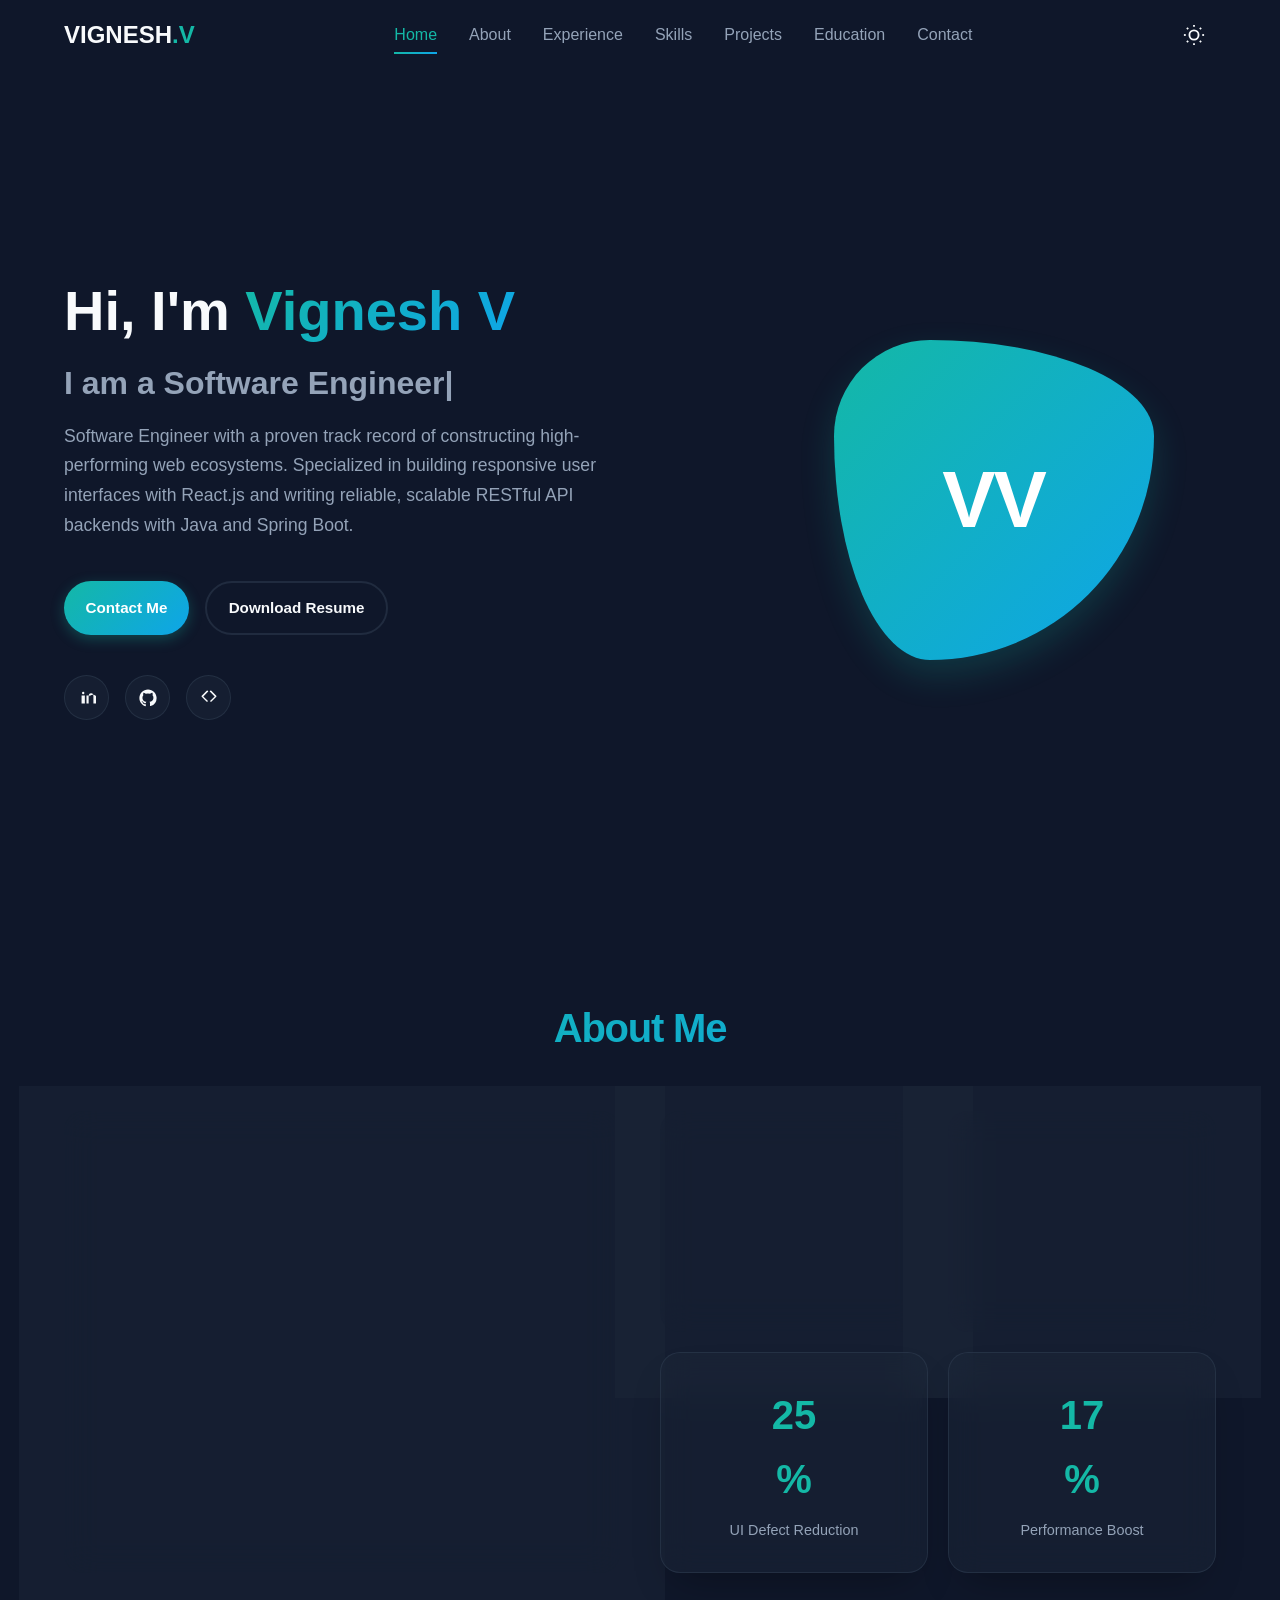
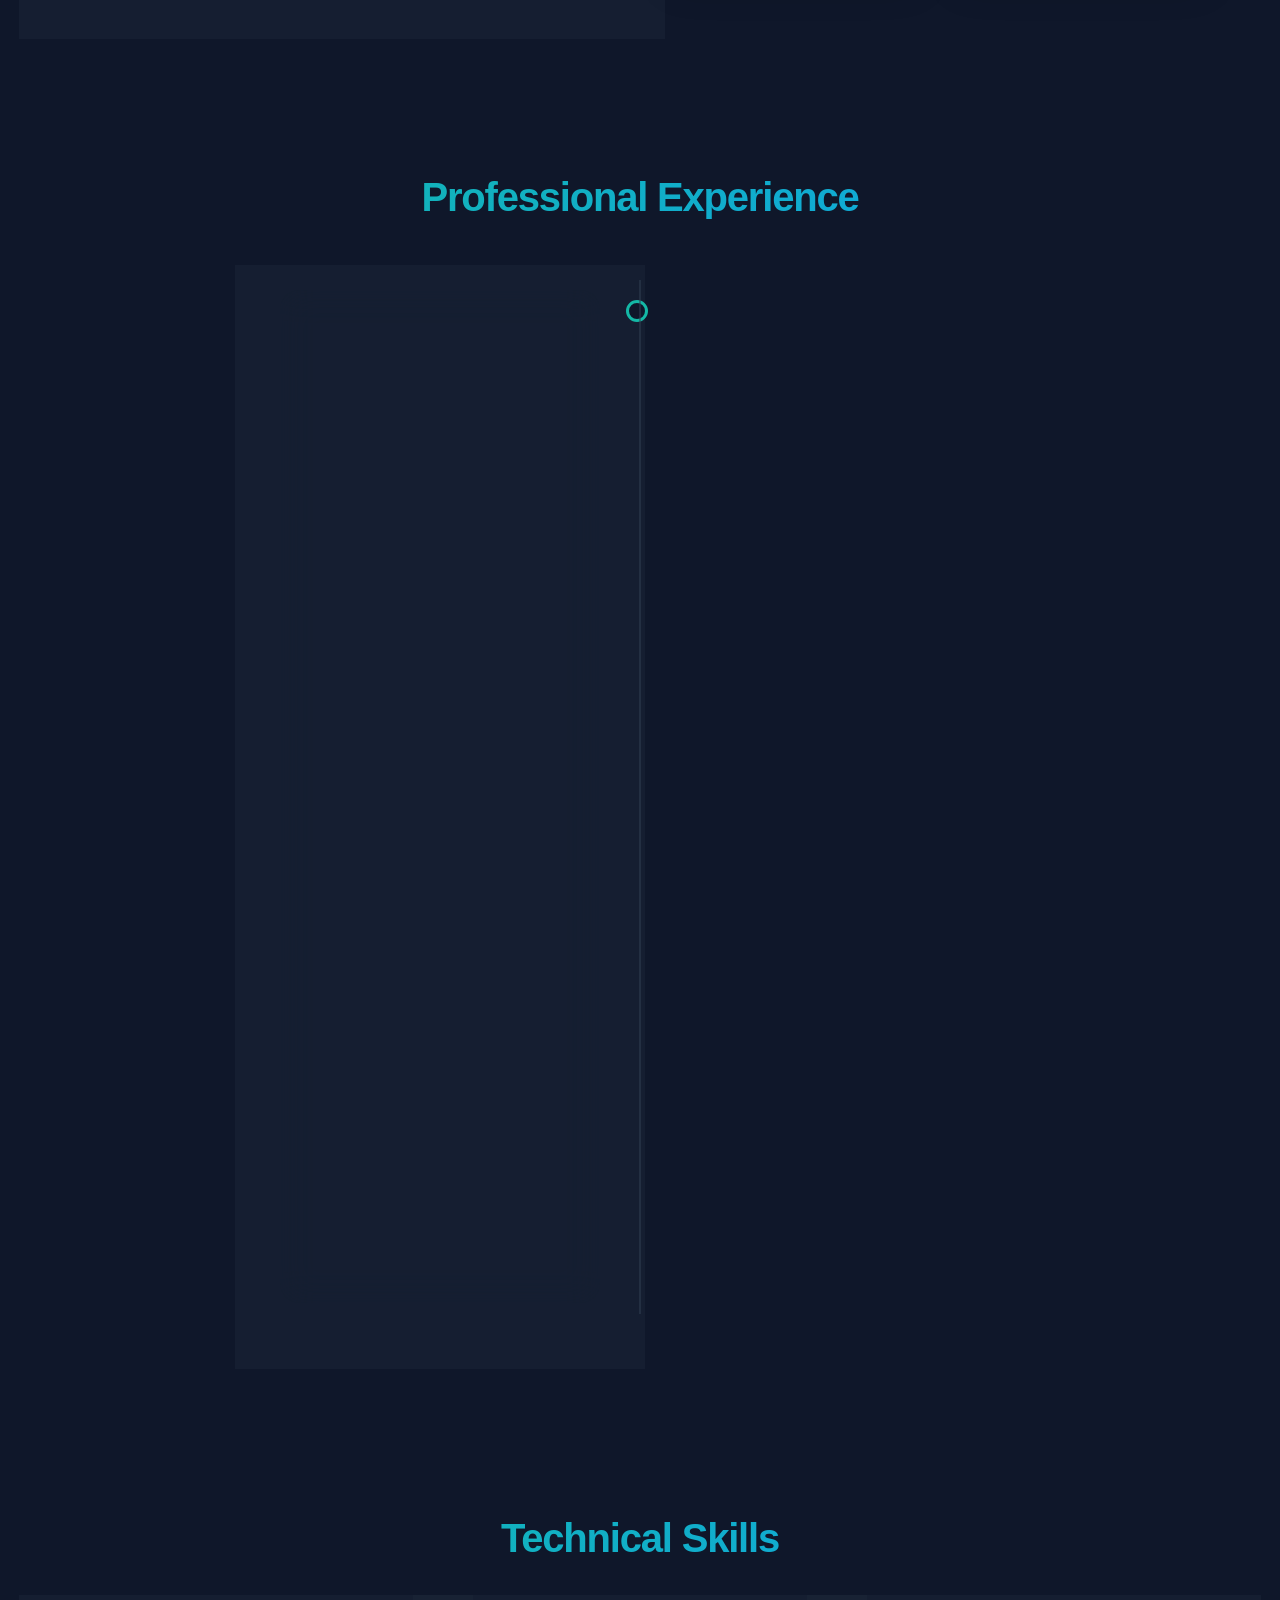
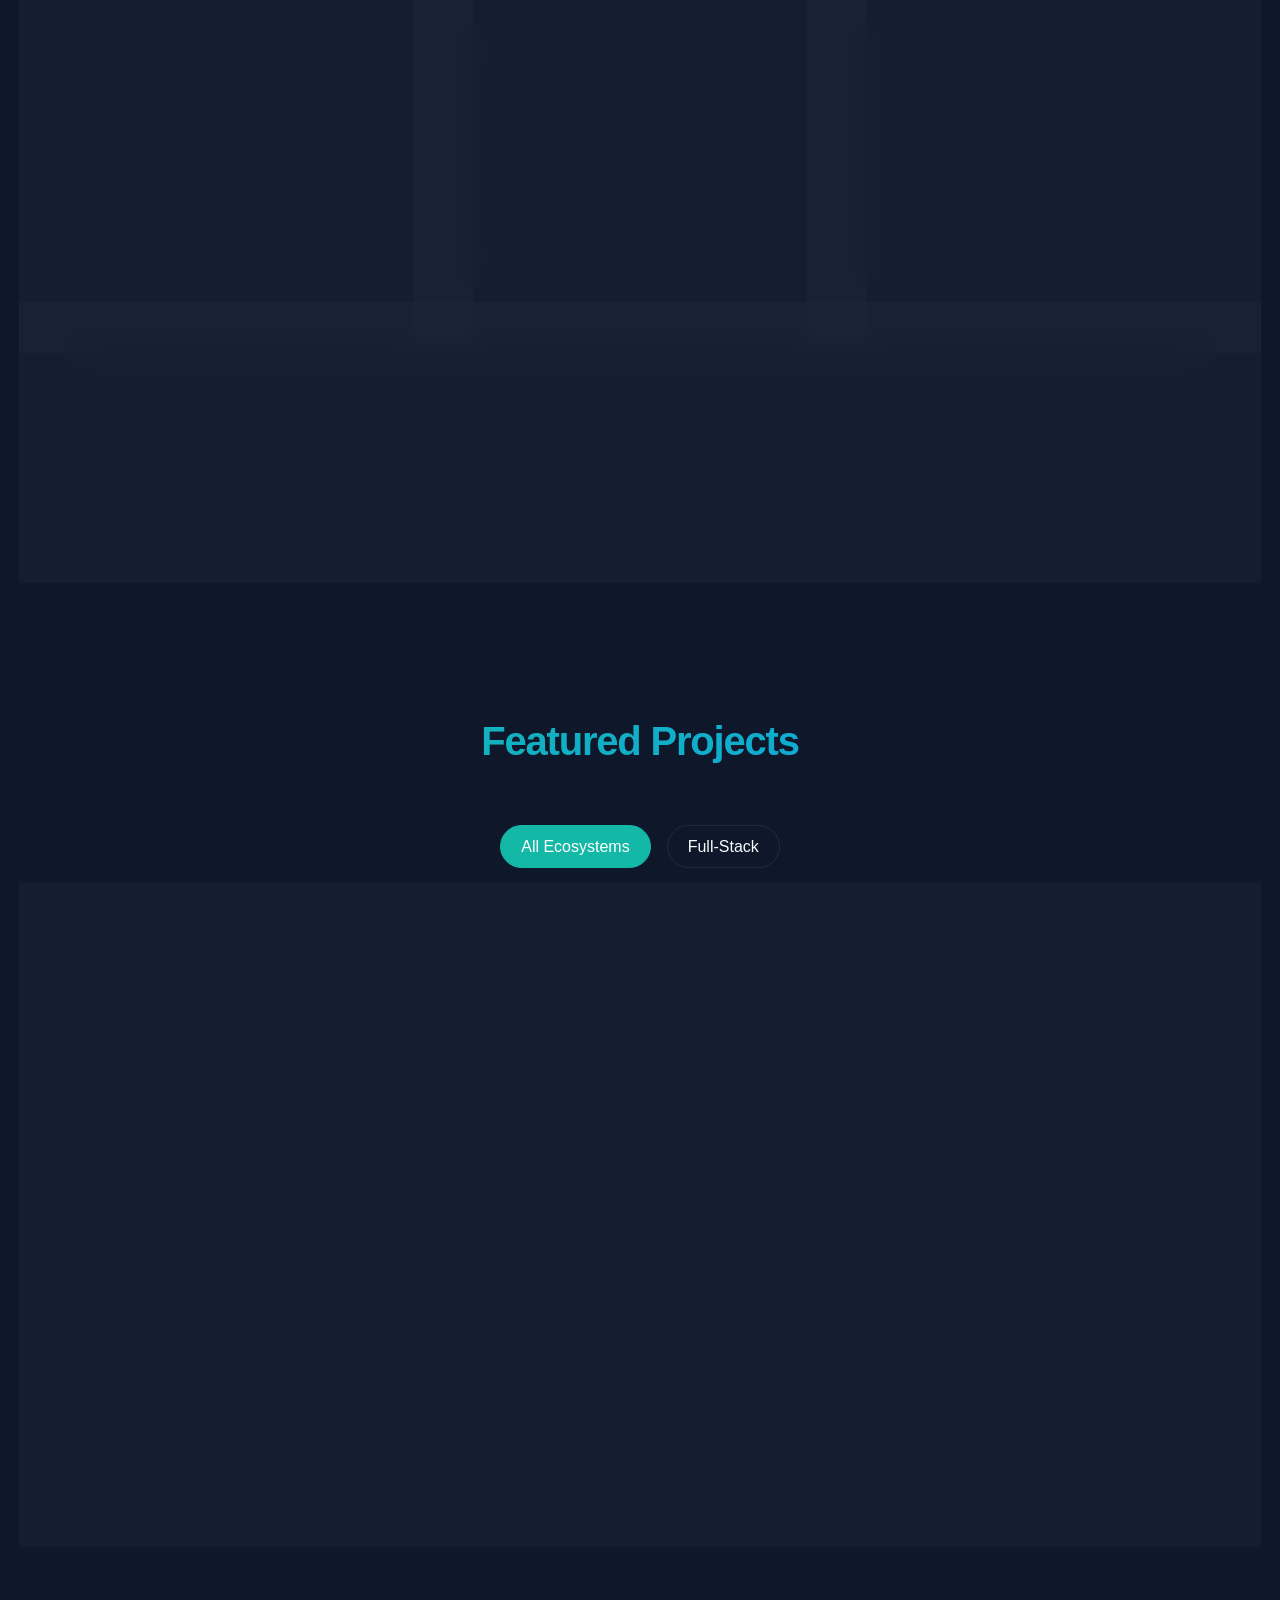
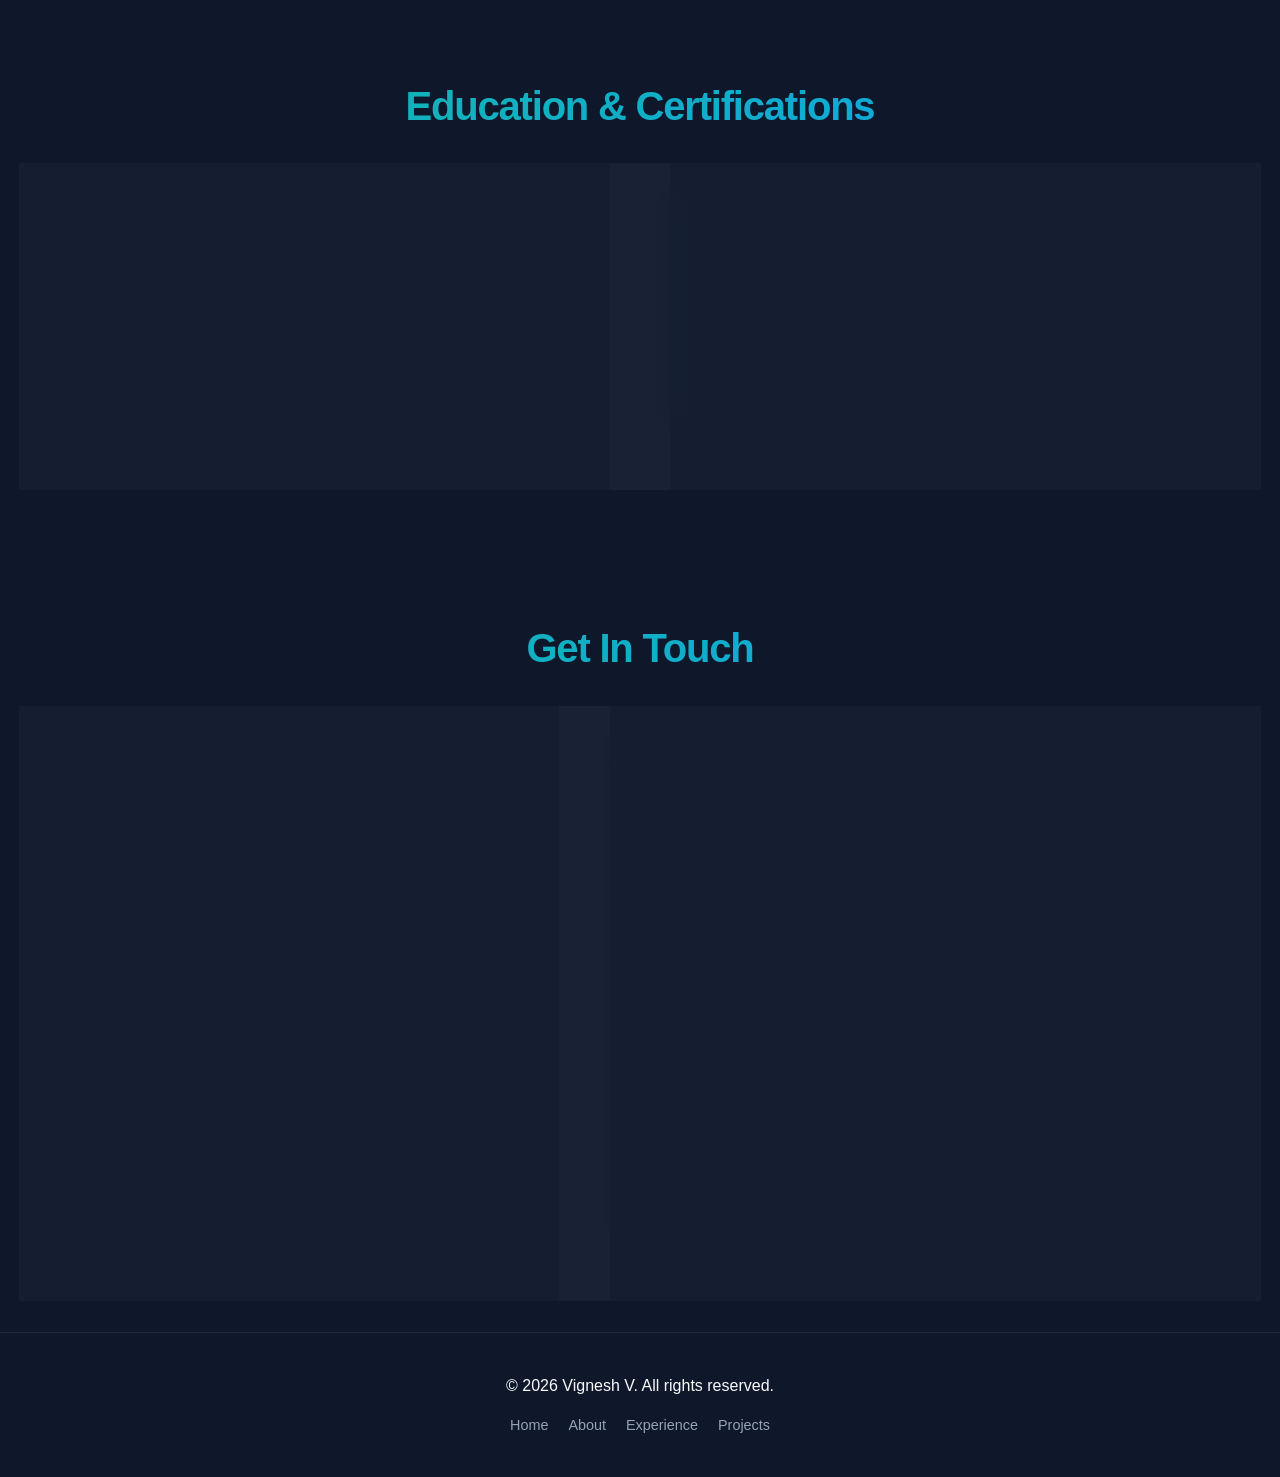
<file: index.html>
<!doctype html>
<html lang="en" data-theme="dark">
  <head>
    <meta charset="UTF-8" />
    <meta name="viewport" content="width=device-width, initial-scale=1.0" />
    <title>Vignesh V | Software Engineer & Full Stack Developer</title>
    <meta
      name="description"
      content="Portfolio of Vignesh V, a Software Engineer specialized in Java, Spring Boot, React.js, and Full-Stack Web Development."
    />
    <link rel="stylesheet" href="style.css" />
  </head>
  <body>
    <div id="scroll-progress"></div>

    <div id="loading-screen">
      <div class="spinner"></div>
    </div>

    <nav class="navbar">
      <div class="nav-container">
        <a href="#hero" class="nav-logo">VIGNESH<span>.V</span></a>
        <div class="nav-menu" id="nav-menu">
          <a href="#hero" class="nav-link active">Home</a>
          <a href="#about" class="nav-link">About</a>
          <a href="#experience" class="nav-link">Experience</a>
          <a href="#skills" class="nav-link">Skills</a>
          <a href="#projects" class="nav-link">Projects</a>
          <a href="#education" class="nav-link">Education</a>
          <a href="#contact" class="nav-link">Contact</a>
        </div>
        <div class="nav-actions">
          <button id="theme-toggle" aria-label="Toggle Theme" class="btn-icon">
            <svg
              class="sun-icon"
              viewBox="0 0 24 24"
              fill="none"
              stroke="currentColor"
              stroke-width="2"
            >
              <circle cx="12" cy="12" r="5"></circle>
              <line x1="12" y1="1" x2="12" y2="3"></line>
              <line x1="12" y1="21" x2="12" y2="23"></line>
              <line x1="4.22" y1="4.22" x2="5.64" y2="5.64"></line>
              <line x1="18.36" y1="18.36" x2="19.78" y2="19.78"></line>
              <line x1="1" y1="12" x2="3" y2="12"></line>
              <line x1="21" y1="12" x2="23" y2="12"></line>
              <line x1="4.22" y1="19.78" x2="5.64" y2="18.36"></line>
              <line x1="18.36" y1="5.64" x2="19.78" y2="4.22"></line>
            </svg>
            <svg
              class="moon-icon"
              viewBox="0 0 24 24"
              fill="none"
              stroke="currentColor"
              stroke-width="2"
            >
              <path d="M21 12.79A9 9 0 1 1 11.21 3 7 7 0 0 0 21 12.79z"></path>
            </svg>
          </button>
          <button class="hamburger" id="hamburger" aria-label="Menu">
            <span class="bar"></span>
            <span class="bar"></span>
            <span class="bar"></span>
          </button>
        </div>
      </div>
    </nav>

    <header id="hero" class="hero-section">
      <div class="hero-bg-animation"></div>
      <div class="container hero-container">
        <div class="hero-content">
          <h1 class="fade-in">
            Hi, I'm <span class="text-gradient">Vignesh V</span>
          </h1>
          <h2 class="slide-up">
            I am a <span id="typing-text"></span><span class="cursor">|</span>
          </h2>
          <p class="fade-in">
            Software Engineer with a proven track record of constructing
            high-performing web ecosystems. Specialized in building responsive
            user interfaces with React.js and writing reliable, scalable RESTful
            API backends with Java and Spring Boot.
          </p>
          <div class="hero-buttons fade-in">
            <a href="mailto:v.vignesh15109038@gmail.com" class="btn btn-primary"
              >Contact Me</a
            >
            <a
              href="https://drive.google.com/file/d/1tNKWpk1zyl34vJkjyMlfvhM-fJsmsJ9t/view?usp=sharing"
              target="_blank"
              rel="noreferrer"
              class="btn btn-secondary"
              >Download Resume</a
            >
          </div>
          <div class="social-links fade-in">
            <a
              href="https://www.linkedin.com/in/vigneshvengestan"
              target="_blank"
              rel="noreferrer"
              aria-label="LinkedIn"
              title="LinkedIn"
            >
              <svg class="social-icon" viewBox="0 0 24 24" aria-hidden="true">
                <path
                  d="M6.94 3.75a1.56 1.56 0 1 0 0 3.12 1.56 1.56 0 0 0 0-3.12ZM4.75 8.5h4.38v10.75H4.75Zm6.56 0h4.2v1.47h.06c.58-1.1 2-2.27 4.13-2.27 4.42 0 5.24 2.9 5.24 6.68V19.25h-4.38v-8.9c0-2.12-.04-4.84-2.95-4.84-2.96 0-3.41 2.31-3.41 4.69v9.05H11.31Z"
                />
              </svg>
            </a>
            <a
              href="https://github.com/Vigneshven"
              target="_blank"
              rel="noreferrer"
              aria-label="GitHub"
              title="GitHub"
            >
              <svg class="social-icon" viewBox="0 0 24 24" aria-hidden="true">
                <path
                  d="M12 .5C5.65.5.5 5.65.5 12c0 5.09 3.29 9.4 7.86 10.92.58.11.79-.25.79-.56 0-.28-.01-1.02-.02-2-3.2.7-3.88-1.54-3.88-1.54-.52-1.33-1.27-1.68-1.27-1.68-1.04-.71.08-.7.08-.7 1.15.08 1.75 1.18 1.75 1.18 1.02 1.75 2.68 1.24 3.33.95.11-.74.4-1.24.73-1.53-2.56-.29-5.26-1.28-5.26-5.71 0-1.26.45-2.29 1.18-3.1-.12-.29-.51-1.46.11-3.05 0 0 .96-.31 3.15 1.18a10.9 10.9 0 0 1 5.74 0c2.18-1.49 3.14-1.18 3.14-1.18.62 1.59.23 2.76.11 3.05.73.81 1.18 1.84 1.18 3.1 0 4.44-2.71 5.42-5.29 5.7.41.35.77 1.04.77 2.1 0 1.52-.01 2.75-.01 3.12 0 .31.21.67.8.56A11.5 11.5 0 0 0 23.5 12C23.5 5.65 18.35.5 12 .5Z"
                />
              </svg>
            </a>
            <a
              href="https://leetcode.com/u/VIGNESHV3/"
              target="_blank"
              rel="noreferrer"
              aria-label="LeetCode"
              title="LeetCode"
            >
              <svg class="social-icon" viewBox="0 0 24 24" aria-hidden="true">
                <path
                  d="M13.7 2.3a1 1 0 0 1 1.4 0l6.6 6.6a1 1 0 0 1 0 1.4l-6.6 6.6a1 1 0 0 1-1.4-1.4L19.58 10 13.7 4.1a1 1 0 0 1 0-1.8Zm-3.4 0a1 1 0 0 0-1.4 0l-6.6 6.6a1 1 0 0 0 0 1.4l6.6 6.6a1 1 0 0 0 1.4-1.4L4.42 10 10.3 4.1a1 1 0 0 0 0-1.8Z"
                />
              </svg>
            </a>
          </div>
        </div>
        <div class="hero-image-container fade-in">
          <div class="profile-placeholder">
            <span>VV</span>
          </div>
        </div>
      </div>
    </header>

    <section id="about" class="about-section section">
      <div class="container">
        <h2 class="section-title">About Me</h2>
        <div class="about-grid">
          <div class="about-text card-glass scroll-animate">
            <h3>Architecting Modern Web Solutions</h3>
            <p>
              I am driven by a deep passion for clean-code mechanics, software
              engineering, and strategic problem-solving. My architecture
              methodologies emphasize developing fluidly responsive frontend
              systems seamlessly married to secure, performant database
              backends.
            </p>
            <p>
              With structured exposure to high-visibility project requirements
              and continuous agile testing, I translate business challenges into
              reliable digital realities. I enjoy learning and keeping step with
              modern frameworks to constantly improve my craft.
            </p>
          </div>
          <div class="achievements-grid">
            <div class="counter-card card-glass scroll-animate">
              <span class="counter" data-target="6">0</span><span>+</span>
              <p>Months Experience</p>
            </div>
            <div class="counter-card card-glass scroll-animate">
              <span class="counter" data-target="1">0</span>
              <p>Meta Client Contribution</p>
            </div>
            <div class="counter-card card-glass scroll-animate">
              <span class="counter" data-target="30">0</span><span>%</span>
              <p>UI Defect Reduction</p>
            </div>
            <div class="counter-card card-glass scroll-animate">
              <span class="counter" data-target="20">0</span><span>%</span>
              <p>Performance Boost</p>
            </div>
          </div>
        </div>
      </div>
    </section>

    <section id="experience" class="experience-section section">
      <div class="container">
        <h2 class="section-title">Professional Experience</h2>
        <div class="timeline">
          <div class="timeline-item left scroll-animate">
            <div class="timeline-content card-glass">
              <span class="timeline-date">Nov 2025 - Apr 2026</span>
              <h3>Software Engineer I</h3>
              <h4>ZeeSoft Solution Pvt Ltd — Chennai, India</h4>
              <div class="badge-meta">Contingent Worker for Meta</div>
              <ul class="experience-bullets">
                <li>
                  <strong>Component Engineering:</strong> Developed reusable
                  React.js components and built clean frontend features,
                  boosting application modularity.
                </li>
                <li>
                  <strong>System Stability:</strong> Systematically investigated
                  complex functional bugs, decreasing recurring user interface
                  defects by roughly 30%.
                </li>
                <li>
                  <strong>Meta Project Impact:</strong> Authored extensive
                  frontend logic variations and structural unit tests to
                  guarantee web scaling capabilities for Meta assignments.
                </li>
                <li>
                  <strong>Performance Optimization:</strong> Elevated
                  operational app responsiveness thresholds by nearly 20%
                  through component rendering optimizations.
                </li>
                <li>
                  <strong>Agile Workflows:</strong> Collaborated via standard
                  Git-based workflows alongside cross-functional engineers to
                  maintain peer-reviewed production lifecycles.
                </li>
              </ul>
              <div class="tech-tags">
                <span>React.js</span><span>JavaScript</span><span>HTML5</span
                ><span>CSS3</span><span>Git</span><span>Unit Testing</span>
              </div>
            </div>
          </div>
        </div>
      </div>
    </section>

    <section id="skills" class="skills-section section">
      <div class="container">
        <h2 class="section-title">Technical Skills</h2>
        <div class="skills-grid">
          <div class="skills-category card-glass scroll-animate">
            <h3>Languages & Databases</h3>
            <div class="tech-tags">
              <span>Java</span><span>JavaScript</span><span>SQL (MySQL)</span
              ><span>Oracle SQL</span>
            </div>
          </div>
          <div class="skills-category card-glass scroll-animate">
            <h3>Frontend Development</h3>
            <div class="tech-tags">
              <span>React.js</span><span>HTML5</span><span>CSS3</span
              ><span>Responsive Web Design</span>
            </div>
          </div>
          <div class="skills-category card-glass scroll-animate">
            <h3>Backend Ecosystem</h3>
            <div class="tech-tags">
              <span>Spring Boot</span><span>Spring Framework</span
              ><span>RESTful APIs</span><span>JDBC</span><span>Hibernate</span>
            </div>
          </div>
        </div>
        <div class="concepts-box card-glass scroll-animate text-center">
          <h3>Core Architectural Competencies & Tools</h3>
          <div class="concept-tags">
            <span>OOP</span><span>MVC Architecture</span
            ><span>Secure Authentication</span><span>System Debugging</span
            ><span>Unit Testing</span><span>Postman Testing</span
            ><span>Git & GitHub</span><span>VS Code</span><span>Eclipse</span
            ><span>MySQL Workbench</span>
          </div>
        </div>
      </div>
    </section>

    <section id="projects" class="projects-section section">
      <div class="container">
        <h2 class="section-title">Featured Projects</h2>
        <div class="project-filters">
          <button class="filter-btn active" data-filter="all">
            All Ecosystems
          </button>
          <button class="filter-btn" data-filter="fullstack">Full-Stack</button>
        </div>
        <div class="projects-grid">
          <div
            class="project-card card-glass scroll-animate"
            data-category="fullstack"
          >
            <div class="carousel-container">
              <div class="carousel-slide placeholder-img">
                <span>SmartBite Platform Blueprint</span>
              </div>
            </div>
            <div class="project-info">
              <h3>SmartBite — Full-Stack Food System</h3>
              <p>
                An enterprise-grade online ecosystem supporting modern food
                lifecycle handling, built following industry-standard MVC design
                rules.
              </p>
              <div class="project-details-expand">
                <strong>Key Engineering Implementations:</strong>
                <ul>
                  <li>
                    Implemented an asynchronous client utilizing security logic
                    loops with Email OTP registrations and login profiles.
                  </li>
                  <li>
                    Engineered decoupled REST APIs governing structural queries
                    for Restaurants, Food Menus, User Wishlists, and checkout
                    baskets.
                  </li>
                  <li>
                    Modeled a normalized MySQL transactional layout schema
                    mapping relational database tables efficiently.
                  </li>
                </ul>
              </div>
              <div class="tech-tags">
                <span>Java</span><span>Spring Boot</span><span>React.js</span
                ><span>MySQL</span><span>REST APIs</span><span>JDBC</span>
              </div>
              <div class="project-links">
                <a
                  href="https://github.com/Vigneshven"
                  target="_blank"
                  rel="noreferrer"
                  class="btn btn-sm btn-primary"
                  >GitHub</a
                >
                <a
                  href="https://smbite.vercel.app/"
                  target="_blank"
                  rel="noreferrer"
                  class="btn btn-sm btn-secondary"
                  >Live Demo</a
                >
              </div>
            </div>
          </div>
        </div>
      </div>
    </section>

    <section id="education" class="education-section section">
      <div class="container">
        <h2 class="section-title">Education & Certifications</h2>
        <div class="education-grid">
          <div class="education-timeline card-glass scroll-animate">
            <h3>Academic Background</h3>
            <div class="edu-item">
              <span class="edu-year">2020 - 2024</span>
              <h4>B.Tech — Information Technology</h4>
              <h5>Kingston Engineering College</h5>
              <p class="cgpa-badge">CGPA: 8.5 / 10.0</p>
            </div>
          </div>
          <div class="certifications-box card-glass scroll-animate">
            <h3>Professional Training Credentials</h3>
            <div class="cert-item">
              <h4>Java Full Stack Development</h4>
              <h5>QSpiders Training Institute</h5>
              <p>
                Completed intensive training covering Advanced Enterprise Java,
                Spring Framework, Spring MVC, REST APIs, JDBC database
                architectures, SQL engines, and React.js single-page
                configurations.
              </p>
            </div>
          </div>
        </div>
      </div>
    </section>

    <section id="contact" class="contact-section section">
      <div class="container">
        <h2 class="section-title">Get In Touch</h2>
        <div class="contact-grid">
          <div class="contact-info card-glass scroll-animate">
            <h3>Let's Collaborate</h3>
            <p>
              I am looking for full-time opportunities as a Software Engineer,
              Java Backend Developer, or Frontend Developer. Let's build
              something scalable together.
            </p>
            <div class="info-list">
              <div class="info-item">
                <strong>Email:</strong>
                <a href="mailto:v.vignesh15109038@gmail.com"
                  >v.vignesh15109038@gmail.com</a
                >
              </div>
              <div class="info-item">
                <strong>Phone:</strong>
                <a href="tel:+919677774066">+91 9677774066</a>
              </div>
              <div class="info-item">
                <strong>Location:</strong> Chennai, India
              </div>
            </div>
          </div>
          <div class="contact-form-container card-glass scroll-animate">
            <form id="portfolio-contact-form" novalidate>
              <div class="form-group">
                <label for="form-name">Name</label>
                <input
                  type="text"
                  id="form-name"
                  required
                  placeholder="Vignesh V"
                />
                <span class="error-msg">Name is required</span>
              </div>
              <div class="form-group">
                <label interpreter="none" for="form-email">Email</label>
                <input
                  type="email"
                  id="form-email"
                  required
                  placeholder="vignesh@example.com"
                />
                <span class="error-msg">Provide a valid email address</span>
              </div>
              <div class="form-group">
                <label for="form-message">Message</label>
                <textarea
                  id="form-message"
                  rows="4"
                  required
                  placeholder="Your message here..."
                ></textarea>
                <span class="error-msg">Message cannot be empty</span>
              </div>
              <button type="submit" class="btn btn-primary btn-block">
                Send Message
              </button>
            </form>
          </div>
        </div>
      </div>
    </section>

    <footer class="footer">
      <div class="container footer-container">
        <p>&copy; 2026 Vignesh V. All rights reserved.</p>
        <div class="footer-links">
          <a href="#hero">Home</a>
          <a href="#about">About</a>
          <a href="#experience">Experience</a>
          <a href="#projects">Projects</a>
        </div>
      </div>
    </footer>

    <button id="scroll-to-top" aria-label="Scroll to top" class="btn-icon">
      ↑
    </button>

    <script src="script.js"></script>
  </body>
</html>
</file>
<file: style.css>
:root {
  --bg-base: #f8fafc;
  --bg-surface: rgba(255, 255, 255, 0.7);
  --border-color: rgba(226, 232, 240, 0.8);
  --text-primary: #0f172a;
  --text-secondary: #475569;
  --primary: #0d9488;
  --primary-light: #14b8a6;
  --primary-gradient: linear-gradient(135deg, #0d9488 0%, #0284c7 100%);
  --card-shadow: 0 10px 30px -10px rgba(0, 0, 0, 0.05);
  --glass-blur: blur(16px);
  --font-sans:
    "Segoe UI", -apple-system, BlinkMacSystemFont, Roboto, sans-serif;
  --transition-smooth: all 0.4s cubic-bezier(0.25, 1, 0.5, 1);
  --container-width: 1200px;
}

[data-theme="dark"] {
  --bg-base: #0f172a;
  --bg-surface: rgba(30, 41, 59, 0.45);
  --border-color: rgba(51, 65, 85, 0.5);
  --text-primary: #f8fafc;
  --text-secondary: #94a3b8;
  --primary: #14b8a6;
  --primary-light: #2dd4bf;
  --primary-gradient: linear-gradient(135deg, #14b8a6 0%, #0ea5e9 100%);
  --card-shadow: 0 20px 40px -15px rgba(0, 0, 0, 0.3);
}

* {
  box-sizing: border-box;
  margin: 0;
  padding: 0;
}

html {
  scroll-behavior: smooth;
  font-family: var(--font-sans);
  background-color: var(--bg-base);
  color: var(--text-primary);
  transition:
    background-color 0.3s ease,
    color 0.3s ease;
}

body {
  overflow-x: hidden;
  min-height: 100vh;
  line-height: 1.6;
}

img {
  display: block;
  max-width: 100%;
  height: auto;
}

button,
input,
textarea {
  font: inherit;
}

a {
  color: inherit;
}

.container {
  width: 100%;
  max-width: var(--container-width);
  margin: 0 auto;
  padding: 0 clamp(1rem, 3vw, 1.5rem);
}

.section {
  padding: clamp(4rem, 8vw, 6rem) 0;
}

.section-title {
  text-align: center;
  font-size: clamp(1.8rem, 3.2vw, 2.5rem);
  font-weight: 800;
  margin-bottom: clamp(2rem, 4vw, 3.5rem);
  background: var(--primary-gradient);
  background-clip: text;
  -webkit-background-clip: text;
  -webkit-text-fill-color: transparent;
  letter-spacing: -0.03em;
}

.btn {
  display: inline-flex;
  align-items: center;
  justify-content: center;
  min-height: 44px;
  padding: 0.8rem 1.35rem;
  border-radius: 999px;
  font-weight: 600;
  font-size: clamp(0.9rem, 1.2vw, 0.95rem);
  cursor: pointer;
  transition: var(--transition-smooth);
  text-decoration: none;
  border: none;
}

.btn-primary {
  background: var(--primary-gradient);
  color: #ffffff;
  box-shadow: 0 4px 14px rgba(20, 184, 166, 0.3);
}

.btn-primary:hover {
  transform: translateY(-3px);
  box-shadow: 0 6px 20px rgba(20, 184, 166, 0.4);
}

.btn-secondary {
  background: transparent;
  color: var(--text-primary);
  border: 2px solid var(--border-color);
}

.btn-secondary:hover {
  background: var(--border-color);
  transform: translateY(-3px);
}

.btn-sm {
  padding: 0.55rem 1rem;
  font-size: 0.85rem;
}

.btn-block {
  width: 100%;
}

.btn-icon {
  background: transparent;
  border: none;
  cursor: pointer;
  color: var(--text-primary);
  display: flex;
  align-items: center;
  justify-content: center;
  width: 44px;
  height: 44px;
  border-radius: 50%;
  transition: var(--transition-smooth);
}

.btn-icon:hover {
  background: var(--border-color);
}

.card-glass {
  background: var(--bg-surface);
  backdrop-filter: var(--glass-blur);
  -webkit-backdrop-filter: var(--glass-blur);
  border: 1px solid var(--border-color);
  border-radius: 20px;
  padding: clamp(1.25rem, 2.7vw, 1.875rem);
  box-shadow: var(--card-shadow);
  transition: var(--transition-smooth);
}

.card-glass:hover {
  transform: translateY(-5px);
  border-color: var(--primary);
}

#scroll-progress {
  position: fixed;
  top: 0;
  left: 0;
  height: 4px;
  background: var(--primary-gradient);
  width: 0%;
  z-index: 1000;
}

#loading-screen {
  position: fixed;
  inset: 0;
  background: var(--bg-base);
  z-index: 9999;
  display: flex;
  align-items: center;
  justify-content: center;
  transition:
    opacity 0.5s ease,
    visibility 0.5s ease;
}

#loading-screen.fade-out {
  opacity: 0;
  visibility: hidden;
}

.spinner {
  width: 50px;
  height: 50px;
  border: 3px solid var(--border-color);
  border-top-color: var(--primary);
  border-radius: 50%;
  animation: spin 1s linear infinite;
}

.navbar {
  position: fixed;
  top: 0;
  left: 0;
  width: 100%;
  z-index: 900;
  transition: var(--transition-smooth);
}

.navbar.scrolled {
  background: var(--bg-surface);
  backdrop-filter: var(--glass-blur);
  -webkit-backdrop-filter: var(--glass-blur);
  border-bottom: 1px solid var(--border-color);
  padding: 15px 0;
}

.nav-container {
  display: flex;
  align-items: center;
  justify-content: space-between;
  height: 70px;
  max-width: 1200px;
  margin: 0 auto;
  padding: 0 24px;
}

.nav-logo {
  font-size: 1.5rem;
  font-weight: 800;
  text-decoration: none;
  color: var(--text-primary);
}

.nav-logo span {
  color: var(--primary);
}

.nav-menu {
  display: flex;
  gap: 32px;
}

.nav-link {
  text-decoration: none;
  color: var(--text-secondary);
  font-weight: 500;
  transition: var(--transition-smooth);
  position: relative;
}

.nav-link:hover,
.nav-link.active {
  color: var(--primary);
}

.nav-link::after {
  content: "";
  position: absolute;
  bottom: -6px;
  left: 0;
  width: 0;
  height: 2px;
  background: var(--primary-gradient);
  transition: var(--transition-smooth);
}

.nav-link.active::after,
.nav-link:hover::after {
  width: 100%;
}

.nav-actions {
  display: flex;
  align-items: center;
  gap: 16px;
}

[data-theme="dark"] .sun-icon {
  display: block;
}
[data-theme="dark"] .moon-icon {
  display: none;
}
[data-theme="light"] .sun-icon {
  display: none;
}
[data-theme="light"] .moon-icon {
  display: block;
}

.sun-icon,
.moon-icon {
  width: 22px;
  height: 22px;
}

.hamburger {
  display: none;
  flex-direction: column;
  gap: 6px;
}

.hamburger .bar {
  width: 25px;
  height: 2px;
  background-color: var(--text-primary);
  border-radius: 999px;
  box-shadow: 0 0 0 1px rgba(255, 255, 255, 0.08);
  transition: var(--transition-smooth);
}

[data-theme="dark"] .hamburger .bar {
  background-color: #f8fafc;
  box-shadow: 0 0 0 1px rgba(15, 23, 42, 0.2);
}

.hero-section {
  position: relative;
  min-height: 100vh;
  display: flex;
  align-items: center;
  padding-top: 100px;
  overflow: hidden;
}

.hero-container {
  display: grid;
  grid-template-columns: 1.2fr 0.8fr;
  gap: 40px;
  align-items: center;
  position: relative;
  z-index: 2;
}

.hero-content h1 {
  font-size: 3.5rem;
  font-weight: 800;
  line-height: 1.1;
  margin-bottom: 16px;
}

.text-gradient {
  background: var(--primary-gradient);
  background-clip: text;
  -webkit-background-clip: text;
  -webkit-text-fill-color: transparent;
}

.hero-content h2 {
  font-size: 2rem;
  font-weight: 600;
  color: var(--text-secondary);
  margin-bottom: 24px;
  height: 40px;
}

.hero-content p {
  color: var(--text-secondary);
  font-size: 1.1rem;
  line-height: 1.7;
  margin-bottom: 40px;
  max-width: 540px;
}

.hero-buttons {
  display: flex;
  gap: 16px;
  margin-bottom: 40px;
}

.social-links {
  display: flex;
  gap: 16px;
}

.social-links a {
  display: flex;
  align-items: center;
  justify-content: center;
  width: 45px;
  height: 45px;
  border-radius: 50%;
  background: var(--bg-surface);
  border: 1px solid var(--border-color);
  color: var(--text-primary);
  text-decoration: none;
  font-weight: bold;
  font-size: 0.85rem;
  transition: var(--transition-smooth);
}

.social-links a:hover {
  background: var(--primary);
  color: #fff;
  transform: translateY(-3px);
}

.social-icon {
  width: 18px;
  height: 18px;
  display: block;
  fill: currentColor;
}

.profile-placeholder {
  width: 320px;
  height: 320px;
  border-radius: 30% 70% 70% 30% / 30% 30% 70% 70%;
  background: var(--primary-gradient);
  display: flex;
  align-items: center;
  justify-content: center;
  box-shadow: 0 15px 35px rgba(20, 184, 166, 0.2);
  animation: blobMorph 8s ease-in-out infinite alternate;
  margin: 0 auto;
}

.profile-placeholder span {
  font-size: 5rem;
  font-weight: 900;
  color: white;
  letter-spacing: -2px;
}

.about-grid {
  display: grid;
  grid-template-columns: 1fr 1fr;
  gap: 40px;
}

.about-text h3 {
  font-size: 1.8rem;
  margin-bottom: 20px;
}

.about-text p {
  color: var(--text-secondary);
  line-height: 1.7;
  margin-bottom: 16px;
}

.achievements-grid {
  display: grid;
  grid-template-columns: 1fr 1fr;
  gap: 20px;
}

.counter-card {
  text-align: center;
  display: flex;
  flex-direction: column;
  justify-content: center;
}

.counter-card span {
  font-size: 2.5rem;
  font-weight: 800;
  color: var(--primary);
}

.counter-card p {
  font-size: 0.9rem;
  color: var(--text-secondary);
  margin-top: 8px;
}

.timeline {
  position: relative;
  max-width: 800px;
  margin: 0 auto;
}

.timeline::after {
  content: "";
  position: absolute;
  width: 2px;
  background-color: var(--border-color);
  top: 0;
  bottom: 0;
  left: 50%;
  margin-left: -1px;
}

.timeline-item {
  padding: 10px 40px;
  position: relative;
  width: 50%;
}

.timeline-item::after {
  content: "";
  position: absolute;
  width: 16px;
  height: 16px;
  right: -8px;
  background-color: var(--bg-base);
  border: 3px solid var(--primary);
  top: 20px;
  border-radius: 50%;
  z-index: 1;
}

.left {
  left: 0;
}
.right {
  left: 50%;
}
.right::after {
  left: -8px;
}

.timeline-date {
  display: inline-block;
  color: var(--primary);
  font-weight: 700;
  font-size: 0.9rem;
  margin-bottom: 10px;
}

.badge-meta {
  display: inline-block;
  background: rgba(20, 184, 166, 0.1);
  color: var(--primary);
  padding: 4px 12px;
  border-radius: 6px;
  font-size: 0.8rem;
  font-weight: 600;
  margin: 10px 0 16px;
}

.experience-bullets {
  list-style: none;
}

.experience-bullets li {
  position: relative;
  padding-left: 20px;
  margin-bottom: 12px;
  color: var(--text-secondary);
  font-size: 0.95rem;
  line-height: 1.6;
}

.experience-bullets li::before {
  content: "▹";
  position: absolute;
  left: 0;
  color: var(--primary);
}

.skills-grid {
  display: grid;
  grid-template-columns: repeat(auto-fit, minmax(300px, 1fr));
  gap: 30px;
  margin-bottom: 40px;
}

.skills-category h3 {
  font-size: 1.3rem;
  margin-bottom: 24px;
  border-bottom: 2px solid var(--border-color);
  padding-bottom: 8px;
}

.concept-tags,
.tech-tags {
  display: flex;
  flex-wrap: wrap;
  gap: 10px;
  margin-top: 10px;
}

.concept-tags span,
.tech-tags span {
  background: var(--border-color);
  padding: 8px 16px;
  border-radius: 50px;
  font-size: 0.9rem;
  font-weight: 600;
  color: var(--text-secondary);
  transition: var(--transition-smooth);
}

.concept-tags span:hover,
.tech-tags span:hover {
  background: var(--primary-gradient);
  color: #fff;
  transform: translateY(-2px);
}

.project-filters {
  display: flex;
  justify-content: center;
  gap: 16px;
  margin-bottom: 40px;
}

.filter-btn {
  background: transparent;
  border: 1px solid var(--border-color);
  color: var(--text-primary);
  padding: 8px 20px;
  border-radius: 50px;
  cursor: pointer;
  font-weight: 500;
  transition: var(--transition-smooth);
}

.filter-btn.active,
.filter-btn:hover {
  background: var(--primary);
  color: #fff;
  border-color: var(--primary);
}

.projects-grid {
  display: grid;
  grid-template-columns: repeat(auto-fit, minmax(350px, 1fr));
  gap: 30px;
}

.project-card {
  display: flex;
  flex-direction: column;
  overflow: hidden;
  padding: 0;
}

.placeholder-img {
  background: var(--primary-gradient);
  height: 200px;
  display: flex;
  align-items: center;
  justify-content: center;
  color: white;
  font-weight: 700;
}

.project-info {
  padding: 30px;
  display: flex;
  flex-direction: column;
  flex-grow: 1;
}

.project-info h3 {
  margin-bottom: 12px;
}

.project-info p {
  color: var(--text-secondary);
  font-size: 0.95rem;
  line-height: 1.6;
  margin-bottom: 16px;
}

.project-details-expand {
  font-size: 0.88rem;
  color: var(--text-secondary);
  margin-bottom: 20px;
}

.project-details-expand ul {
  margin-top: 6px;
  padding-left: 16px;
}

.project-links {
  margin-top: auto;
  display: flex;
  gap: 12px;
  padding-top: 20px;
}

.education-grid {
  display: grid;
  grid-template-columns: 1fr 1fr;
  gap: 30px;
}

.edu-item,
.cert-item {
  margin-top: 20px;
}

.edu-year {
  color: var(--primary);
  font-weight: 700;
}

.cgpa-badge {
  display: inline-block;
  background: var(--border-color);
  padding: 4px 10px;
  border-radius: 6px;
  font-size: 0.85rem;
  font-weight: 600;
  margin-top: 10px;
}

.contact-grid {
  display: grid;
  grid-template-columns: 0.9fr 1.1fr;
  gap: 40px;
}

.info-list {
  margin-top: 30px;
}

.info-item {
  margin-bottom: 16px;
  font-size: 1rem;
}

.info-item a {
  color: var(--primary);
  text-decoration: none;
}

.form-group {
  margin-bottom: 20px;
  position: relative;
}

.form-group label {
  display: block;
  font-size: 0.9rem;
  font-weight: 600;
  margin-bottom: 8px;
}

.form-group input,
.form-group textarea {
  width: 100%;
  padding: 12px 16px;
  border-radius: 10px;
  background: var(--bg-base);
  border: 1px solid var(--border-color);
  color: var(--text-primary);
  font-family: inherit;
  transition: var(--transition-smooth);
}

.form-group input:focus,
.form-group textarea:focus {
  outline: none;
  border-color: var(--primary);
}

.error-msg {
  color: #ef4444;
  font-size: 0.8rem;
  display: none;
  margin-top: 4px;
}

.form-group.invalid input,
.form-group.invalid textarea {
  border-color: #ef4444;
}

.form-group.invalid .error-msg {
  display: block;
}

.footer {
  border-top: 1px solid var(--border-color);
  padding: 40px 0;
  text-align: center;
}

.footer-container {
  display: flex;
  flex-direction: column;
  gap: 16px;
  align-items: center;
}

.footer-links {
  display: flex;
  gap: 20px;
}

.footer-links a {
  color: var(--text-secondary);
  text-decoration: none;
  font-size: 0.9rem;
}

#scroll-to-top {
  position: fixed;
  bottom: 30px;
  right: -60px;
  z-index: 800;
  background: var(--primary-gradient);
  color: white;
  font-size: 1.2rem;
  box-shadow: 0 4px 12px rgba(0, 0, 0, 0.15);
}

#scroll-to-top.visible {
  right: 30px;
}

@keyframes spin {
  100% {
    transform: rotate(360deg);
  }
}
@keyframes blobMorph {
  0% {
    border-radius: 30% 70% 70% 30% / 30% 30% 70% 70%;
  }
  100% {
    border-radius: 60% 40% 30% 70% / 60% 30% 70% 40%;
  }
}

.scroll-animate {
  opacity: 0;
  transform: translateY(30px);
  transition:
    opacity 0.8s ease,
    transform 0.8s ease;
}

.scroll-animate.animated {
  opacity: 1;
  transform: translateY(0);
}

.cursor {
  animation: blink 0.7s infinite;
}

@keyframes blink {
  50% {
    opacity: 0;
  }
}

@media (max-width: 1200px) {
  .hero-container {
    gap: 2.5rem;
  }

  .hero-content h1 {
    font-size: clamp(2.25rem, 4vw, 3rem);
  }

  .about-grid {
    gap: 2rem;
  }
}

@media (max-width: 900px) {
  .hero-container,
  .about-grid,
  .education-grid,
  .contact-grid {
    grid-template-columns: 1fr;
  }

  .hero-section {
    padding-top: 6.5rem;
    text-align: center;
  }

  .hero-content p {
    margin-left: auto;
    margin-right: auto;
  }

  .hero-content h1,
  .hero-content h2 {
    max-width: 100%;
  }

  .hero-buttons,
  .social-links {
    justify-content: center;
  }

  .hero-image-container {
    order: -1;
    margin-bottom: 1.5rem;
  }

  .profile-placeholder {
    width: min(280px, 72vw);
    height: min(280px, 72vw);
  }

  .timeline::after {
    left: 1.25rem;
  }

  .timeline-item {
    width: 100%;
    padding-left: 3rem;
    padding-right: 0;
  }

  .timeline-item.right {
    left: 0;
  }

  .timeline-item::after {
    left: 0.25rem !important;
  }
}

@media (max-width: 768px) {
  .nav-container {
    padding: 0 1rem;
  }

  .nav-menu {
    position: fixed;
    top: 70px;
    left: -100%;
    width: 100%;
    height: calc(100vh - 70px);
    background: var(--bg-base);
    flex-direction: column;
    align-items: center;
    justify-content: flex-start;
    padding: 2.5rem 1rem 2rem;
    gap: 1.25rem;
    overflow-y: auto;
    transition: 0.4s ease;
    box-shadow: 0 20px 24px rgba(15, 23, 42, 0.08);
  }

  .nav-menu.active {
    left: 0;
  }

  .nav-link {
    font-size: 1rem;
  }

  .hamburger {
    display: flex;
  }

  .hamburger.active .bar:nth-child(2) {
    opacity: 0;
  }

  .hamburger.active .bar:nth-child(1) {
    transform: translateY(8px) rotate(45deg);
  }

  .hamburger.active .bar:nth-child(3) {
    transform: translateY(-8px) rotate(-45deg);
  }

  .hero-buttons {
    flex-direction: column;
    align-items: stretch;
    gap: 0.85rem;
    width: min(100%, 22rem);
    margin-inline: auto;
  }

  .hero-buttons .btn {
    width: 100%;
  }

  .achievements-grid,
  .projects-grid {
    grid-template-columns: 1fr;
  }

  .project-filters {
    flex-wrap: wrap;
    gap: 0.75rem;
  }

  .filter-btn {
    flex: 1 1 calc(50% - 0.75rem);
  }

  .project-links {
    flex-direction: column;
  }

  .project-links .btn {
    width: 100%;
  }

  .footer-container {
    flex-direction: column;
  }
}

@media (max-width: 600px) {
  .section {
    padding: 4rem 0;
  }

  .card-glass {
    padding: 1.2rem;
    border-radius: 16px;
  }

  .skills-grid {
    grid-template-columns: 1fr;
    gap: 1rem;
  }

  .tech-tags,
  .concept-tags {
    gap: 0.5rem;
  }

  .tech-tags span,
  .concept-tags span {
    font-size: 0.8rem;
    padding: 0.5rem 0.8rem;
  }
}

@media (max-width: 480px) {
  .nav-logo {
    font-size: 1.2rem;
  }

  .hero-content h1 {
    font-size: 2rem;
  }

  .hero-content h2 {
    font-size: 1.2rem;
    height: auto;
    min-height: 2.5rem;
  }

  .hero-content p {
    font-size: 0.98rem;
  }

  .profile-placeholder {
    width: min(240px, 80vw);
    height: min(240px, 80vw);
  }

  .social-links a {
    width: 42px;
    height: 42px;
  }

  .counter-card span {
    font-size: 2rem;
  }

  .info-item {
    font-size: 0.95rem;
  }

  #scroll-to-top {
    right: 1rem;
    bottom: 1rem;
  }
}

@media (min-width: 1441px) {
  .container {
    max-width: 1320px;
  }

  .hero-container {
    gap: 4rem;
  }
}
</file>
